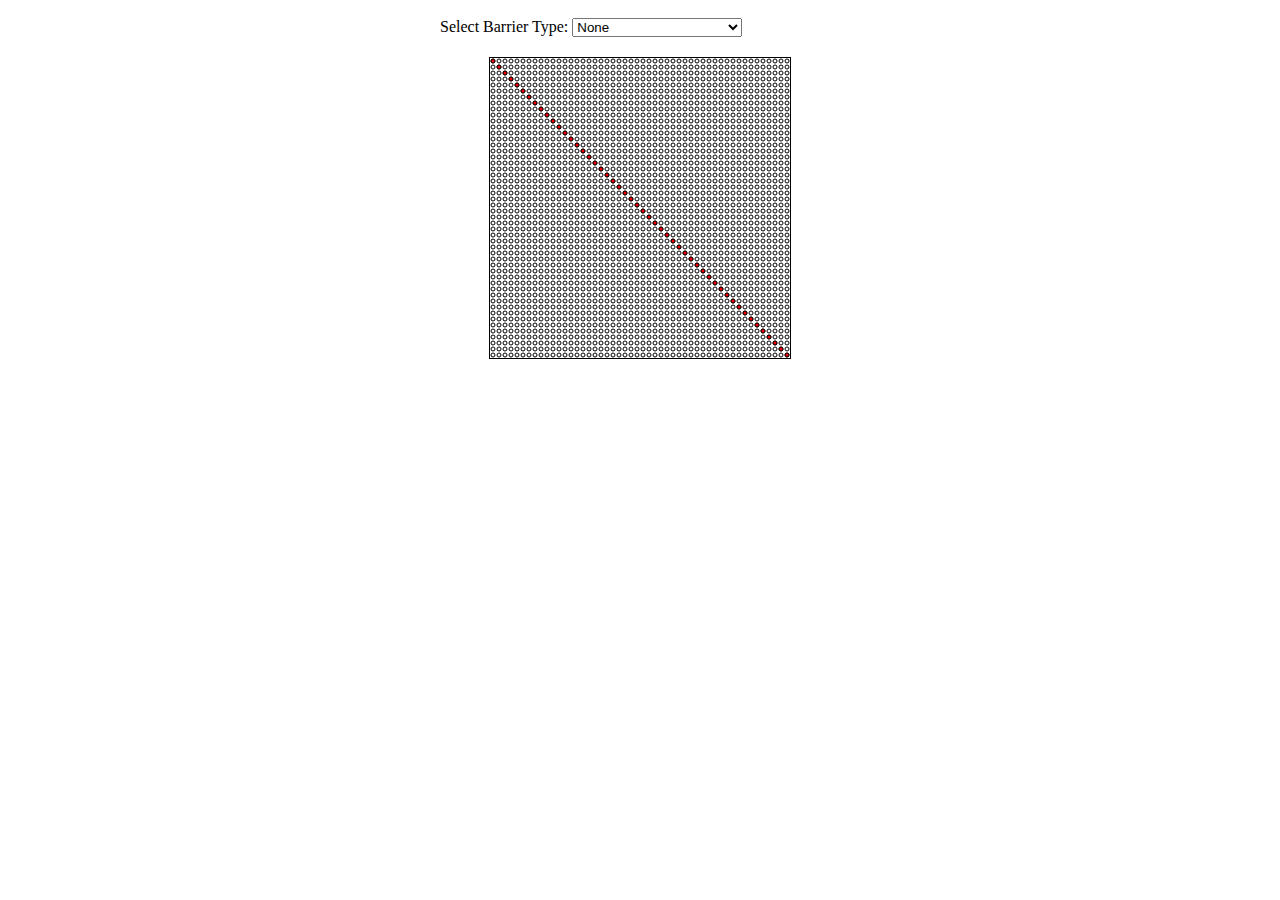
<file: dijkstra/index.html>
<!DOCTYPE html>
<html>
    <head lang="en">
        <meta charset="UTF-8">
        <title>Dijkstra</title>
        <link type="text/css" rel="stylesheet" href="css/dijkstra.css">
        <script src="js/dijkstra.js"></script>
    </head>
    <body>
        <div id="controls">
            <label>Select Barrier Type: </label>
            <select onchange="createGraph(this.value)">
                <option value="">None</option>
                <option value="rectangle">Rectangle</option>
                <option value="angle">Angle</option>
                <option value="slant">Slant</option>
            </select>
        </div>
        <div id="container">
        </div>
    </body>
</html>
</file>
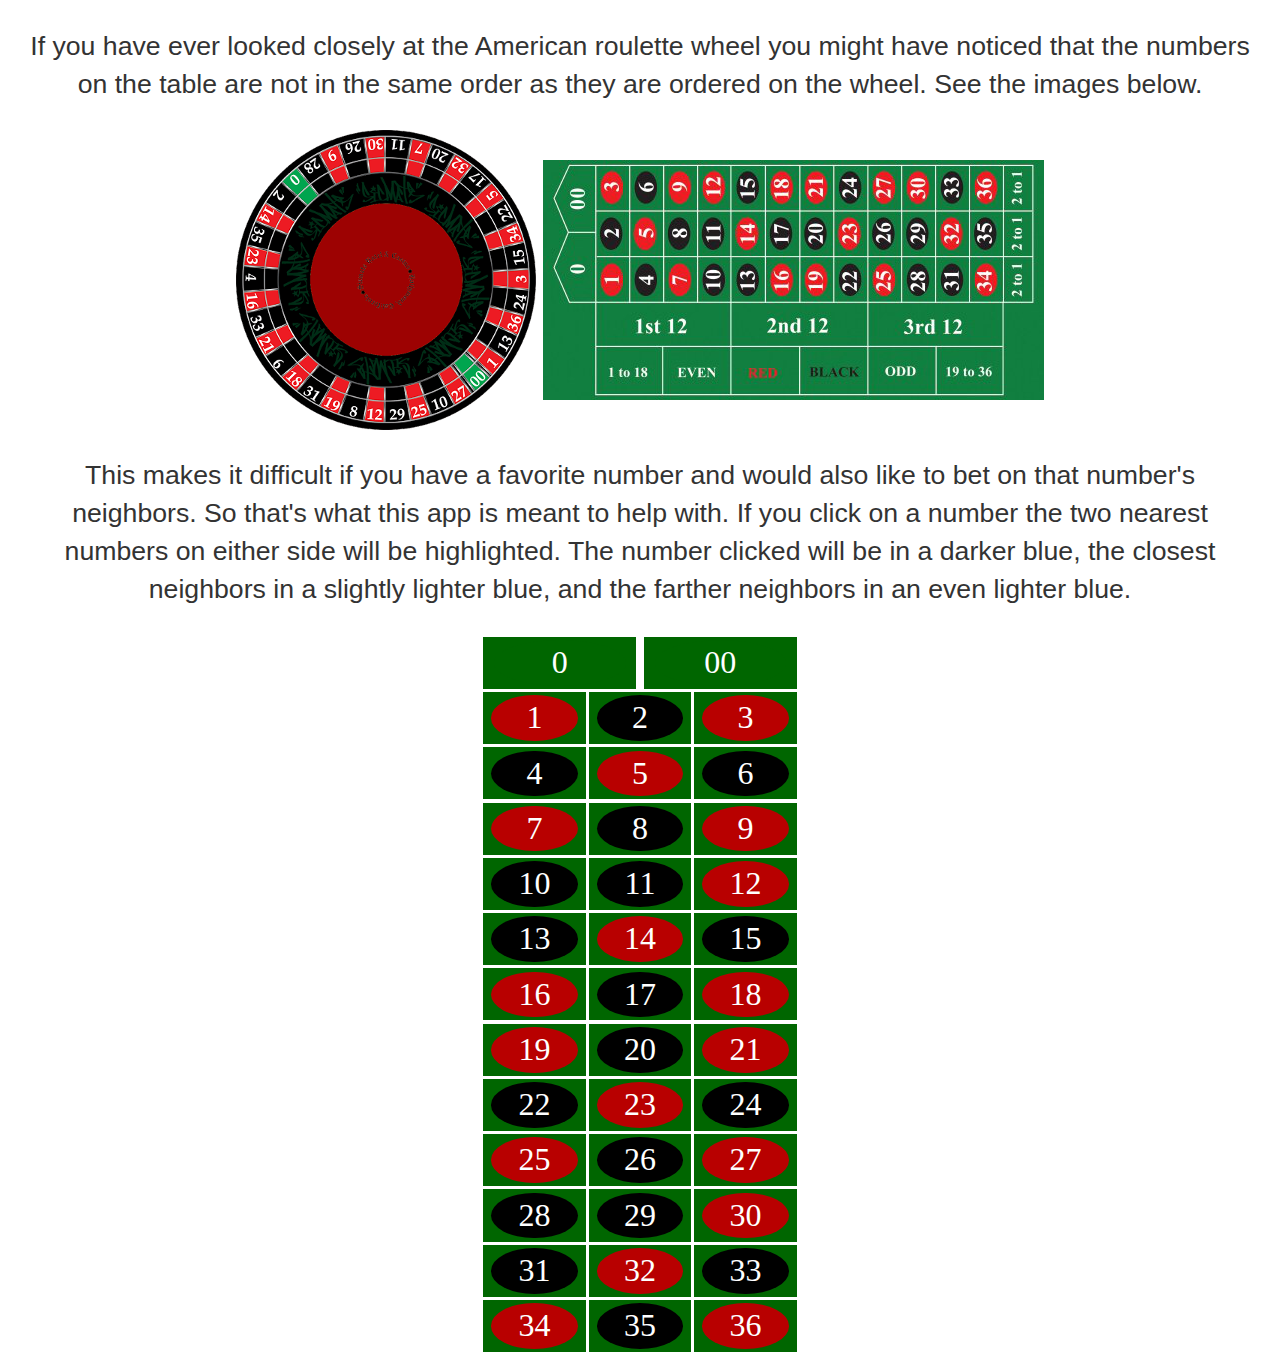
<file: roulettemodelapp/index.html>
<!doctype html> <html class="no-js"> <head> <meta charset="utf-8"> <title></title> <meta name="description" content=""> <meta name="viewport" content="width=device-width"> <!-- Place favicon.ico and apple-touch-icon.png in the root directory --> <link rel="stylesheet" href="styles/vendor.da54a376.css"> <link rel="stylesheet" href="styles/main.3b47d884.css">  <body ng-app="rouletteModelApp"> <!--[if lt IE 7]>
      <p class="browsehappy">You are using an <strong>outdated</strong> browser. Please <a href="http://browsehappy.com/">upgrade your browser</a> to improve your experience.</p>
    <![endif]--> <!-- Add your site or application content here --> <div> <div ng-view=""></div> </div> <!--[if lt IE 9]>
    <script src="scripts/oldieshim.76f279db.js"></script>
    <![endif]--> <script src="scripts/vendor.94417d11.js"></script> <script src="scripts/scripts.6dbcf600.js"></script>
</file>
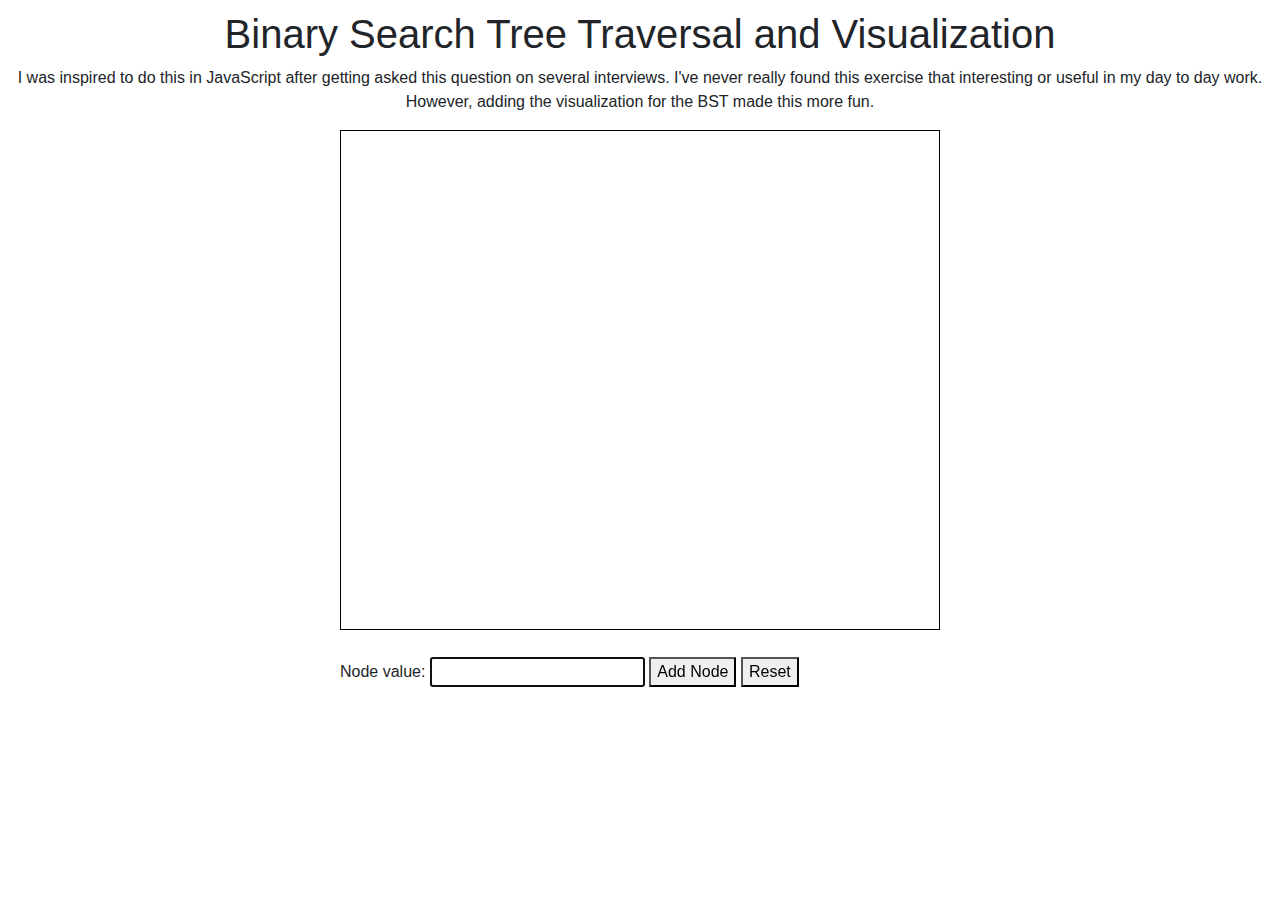
<file: binarysearchtree/BinarySearchTree.html>
<!DOCTYPE HTML>
<html>
    <head>
        <link rel="stylesheet" href="https://stackpath.bootstrapcdn.com/bootstrap/4.5.2/css/bootstrap.min.css" integrity="sha384-JcKb8q3iqJ61gNV9KGb8thSsNjpSL0n8PARn9HuZOnIxN0hoP+VmmDGMN5t9UJ0Z" crossorigin="anonymous">
        <link type="text/css" rel="stylesheet" href="./css/bst.css">
        <script src="./js/binary_search_tree.js"></script>
    </head>
    <body>
        <h1 class="text-center">Binary Search Tree Traversal and Visualization</h1>
        <p class="text-center">I was inspired to do this in JavaScript after getting asked this question on several interviews.  I've never really found this exercise that interesting or useful in my day to day work.  However, adding the visualization for the BST made this more fun.</p>
        <div id="container">
        </div>
        <div id="input-div">
            Node value: <input type="text" name="value" id="value" onkeypress="keyPress();">
            <button id="add-node" type="button" onclick="addNode();">Add Node</button>
            <button type="button" onclick="clearTree()">Reset</button>
        </div>
    </body>
</html>
</file>
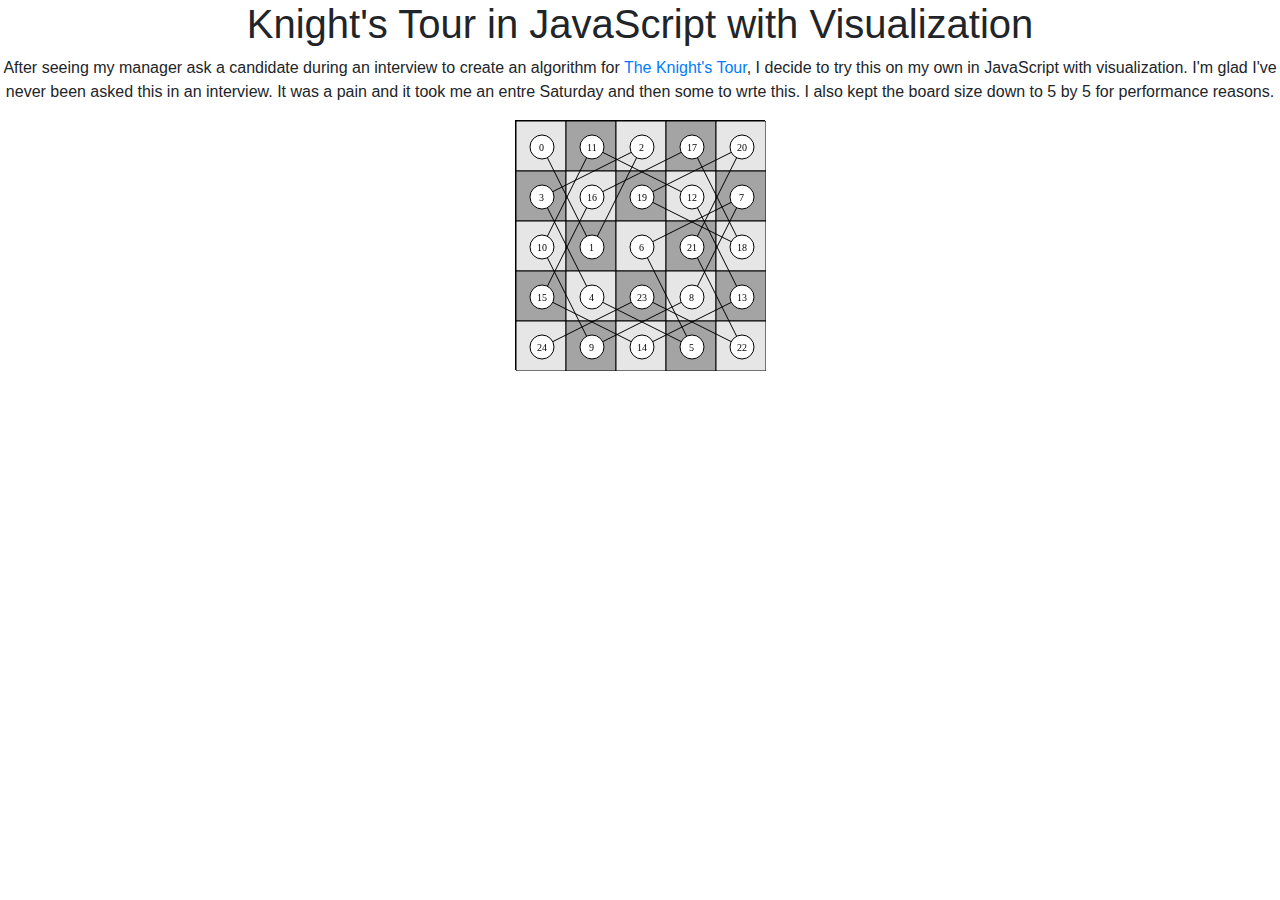
<file: knightstour/knightstour.html>
<!DOCTYPE html>
<html>
<head lang="en">
    <meta charset="UTF-8">
    <title>Knight's Tour</title>
    <link rel="stylesheet" href="https://stackpath.bootstrapcdn.com/bootstrap/4.5.2/css/bootstrap.min.css" integrity="sha384-JcKb8q3iqJ61gNV9KGb8thSsNjpSL0n8PARn9HuZOnIxN0hoP+VmmDGMN5t9UJ0Z" crossorigin="anonymous">
    <link type="text/css" rel="stylesheet" href="css/knightstour.css">
    <script src="./js/knightstour.js"></script>
</head>
<body>

</body>
    <h1 class="text-center">Knight's Tour in JavaScript with Visualization</h1>
    <p class="text-center">After seeing my manager ask a candidate during an interview to create an algorithm for <a href="https://en.wikipedia.org/wiki/Knight%27s_tour" target="_blank">The Knight's Tour</a>, I decide to try this on my own in JavaScript with visualization.  I'm glad I've never been asked this in an interview.  It was a pain and it took me an entre Saturday and then some to wrte this.  I also kept the board size down to 5 by 5 for performance reasons.</p>
    <div id="container">
    </div>
</html>
</file>
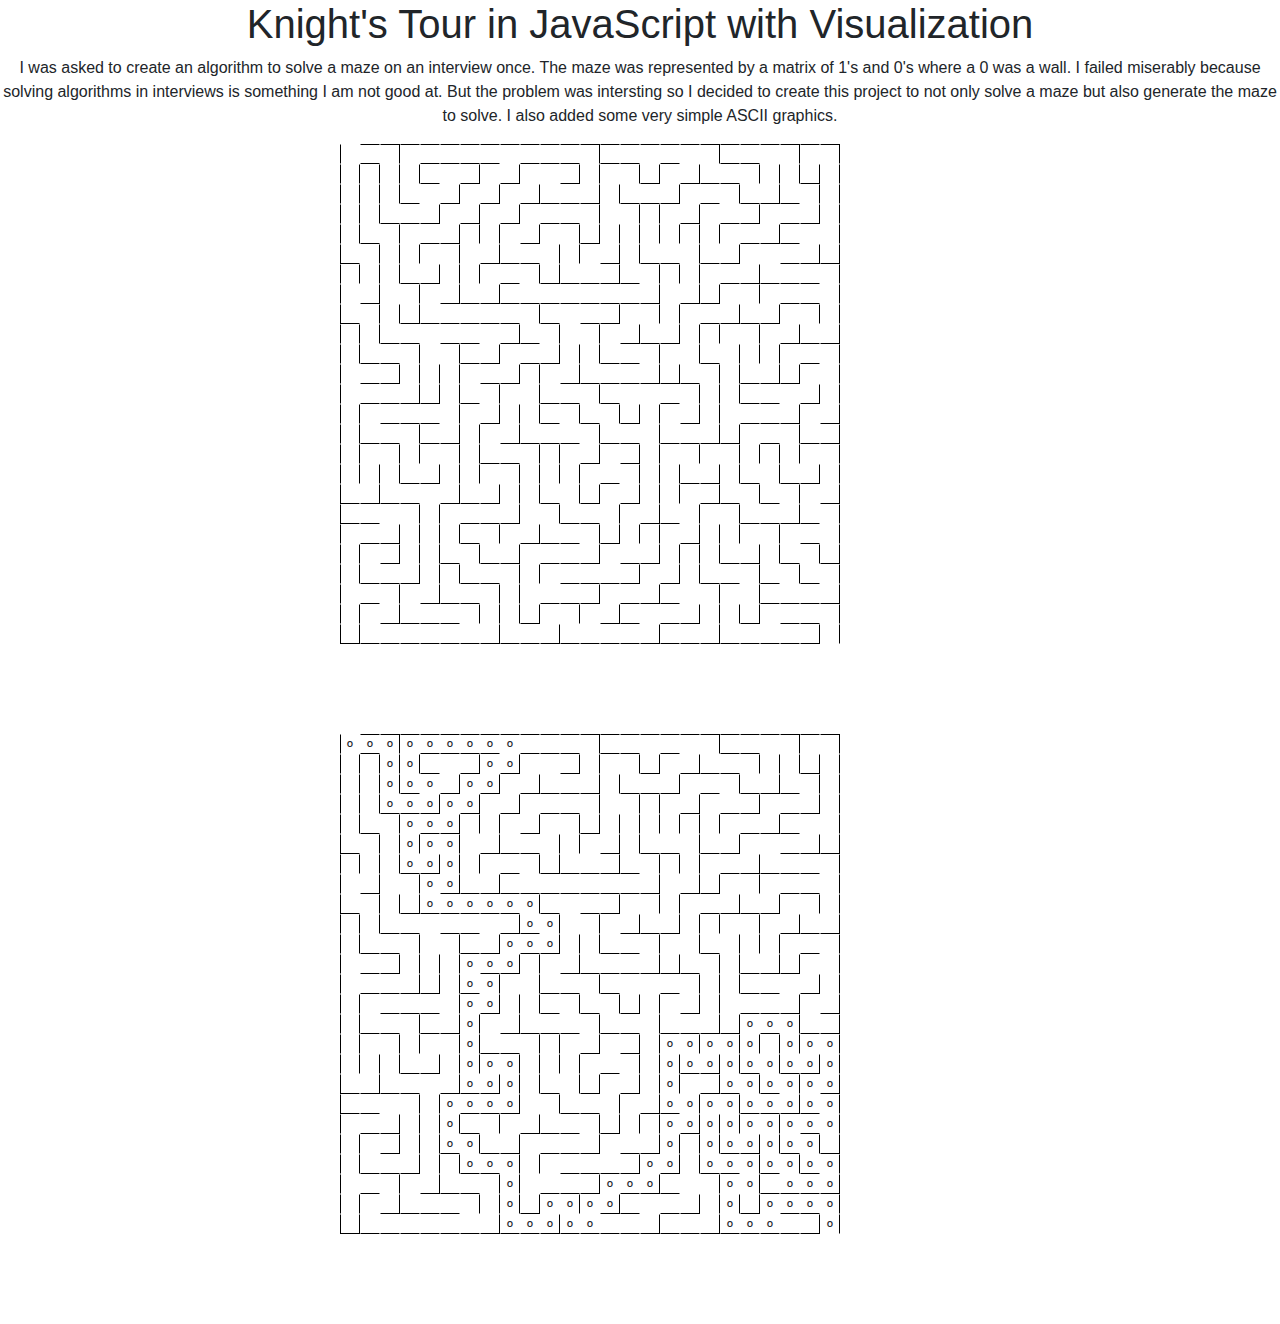
<file: mazecreatorsolver/MazeCreatorSolver.html>
<!DOCTYPE HTML>
<html>
    <head>
        <link rel="stylesheet" href="https://stackpath.bootstrapcdn.com/bootstrap/4.5.2/css/bootstrap.min.css" integrity="sha384-JcKb8q3iqJ61gNV9KGb8thSsNjpSL0n8PARn9HuZOnIxN0hoP+VmmDGMN5t9UJ0Z" crossorigin="anonymous">
        <link type="text/css" rel="stylesheet" href="./css/maze.css">
        <script src="./js/maze.js"></script>
    </head>
    <body>
        <h1 class="text-center">Knight's Tour in JavaScript with Visualization</h1>
        <p class="text-center">I was asked to create an algorithm to solve a maze on an interview once.  The maze was represented by a matrix of 1's and 0's where a 0 was a wall.  I failed miserably because solving algorithms in interviews is something I am not good at.  But the problem was intersting so I decided to create this project to not only solve a maze but also generate the maze to solve.  I also added some very simple ASCII graphics.</p>
        <div id="container">
            <script type="text/javascript">
                var creater = new MAZE.MazeCreatorSolver(25, 25);

                creater.createMaze();
                creater.solveMaze();
            </script>
        </div>
    </body>
</html>
</file>
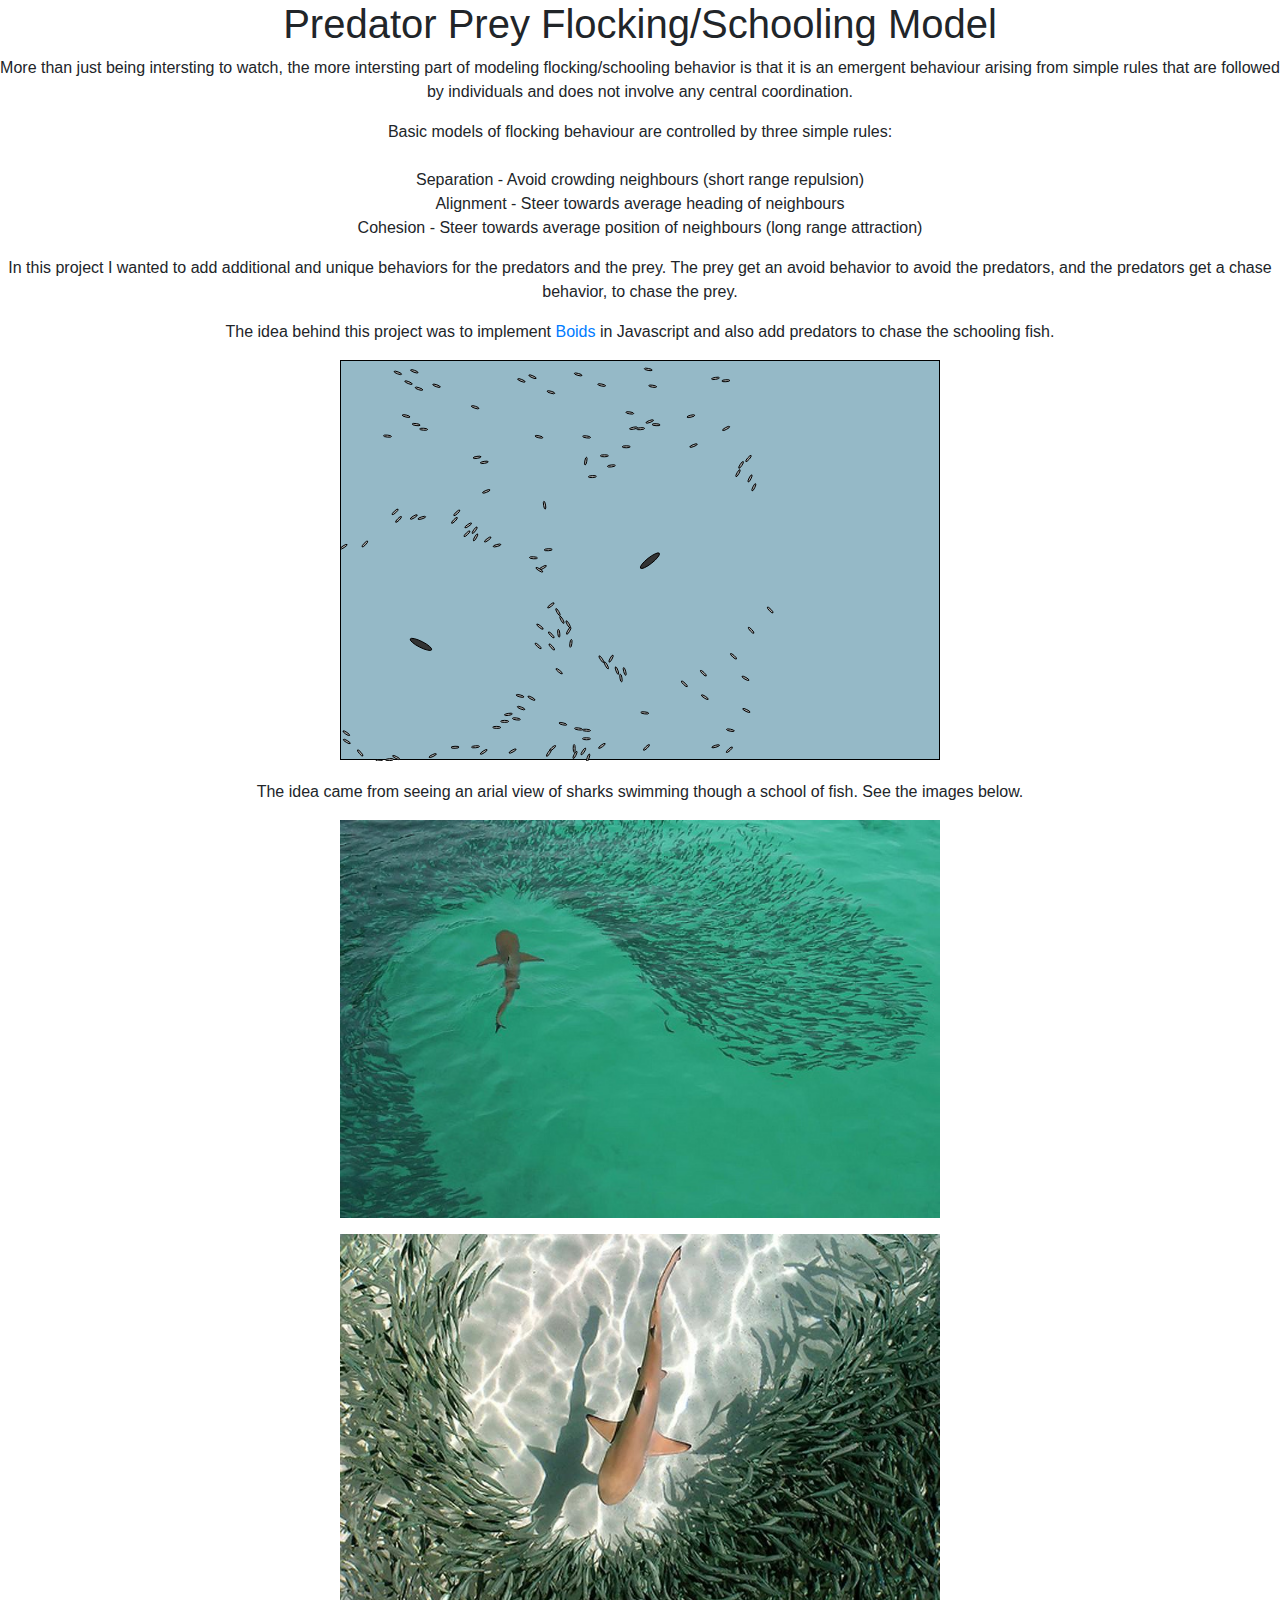
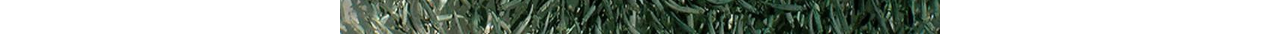
<file: predatorprey/PredatorPrey.html>
<!DOCTYPE HTML>
<html>
    <head>
        <link rel="stylesheet" href="https://stackpath.bootstrapcdn.com/bootstrap/4.5.2/css/bootstrap.min.css" integrity="sha384-JcKb8q3iqJ61gNV9KGb8thSsNjpSL0n8PARn9HuZOnIxN0hoP+VmmDGMN5t9UJ0Z" crossorigin="anonymous">
        <link type="text/css" rel="stylesheet" href="./css/predatorprey.css?v=1"></link>
        <script src="./js/predatorprey.js?v=1"></script>
    </head>
    <body>
        <h1 class="text-center">Predator Prey Flocking/Schooling Model</h1>
        <p class="text-center">
            More than just being intersting to watch, the more intersting part of modeling flocking/schooling behavior is that it is an emergent behaviour arising from simple rules that are followed by individuals and does not involve any central coordination.
        </p>
        <p class="text-center">
            Basic models of flocking behaviour are controlled by three simple rules:
            <br><br>
            Separation - Avoid crowding neighbours (short range repulsion)<br>
            Alignment - Steer towards average heading of neighbours<br>
            Cohesion - Steer towards average position of neighbours (long range attraction)<br>
        </p>
        <p class="text-center">
            In this project I wanted to add additional and unique behaviors for the predators and the prey. The prey get an avoid behavior to avoid the predators, and the predators get a chase behavior, to chase the prey.
        </p>
        <p class="text-center">The idea behind this project was to implement <a href="https://www.red3d.com/cwr/boids/" target="_blank">Boids</a> in Javascript and also add predators to chase the schooling fish.</p>
        <div id="container">
        </div>
        <p class="text-center">The idea came from seeing an arial view of sharks swimming though a school of fish. See the images below.</p>
        <p class="text-center"> 
            <img src="images/sharkfish1.jpg" width="600px"/>
        </p>
        <p class="text-center">
            <img src="images/sharkfish2.jpg" width="600px"/>
        </p>
    </body>
</html>
</file>
<file: dijkstra/css/dijkstra.css>
#controls {
    position: relative;
    display: block;
    margin-left: auto;
    margin-right: auto;
    width: 400px;
}

#controls select {
    width: 170px;
    margin-bottom: 20px;
    margin-top: 10px;
}

#container {
    position: relative;
    display: block;
    margin-left: auto;
    margin-right: auto;
    margin-bottom: 20px;
    width: 400px;
}


.kineticjs-content {
    display: block !important;
    border: 1px solid black;
    margin-left: auto;
    margin-right: auto;
}

canvas {
    position: relative !important;
    top: auto !important;
    left: auto !important;
    display: block !important;
    margin-left: auto !important;
    margin-right: auto !important;
}
</file>
<file: roulettemodelapp/styles/main.3b47d884.css>
.description {
    font-family: "Helvetica Neue",Arial,"Noto Sans",sans-serif,"Apple Color Emoji","Segoe UI Emoji","Segoe UI Symbol","Noto Color Emoji";
    font-size: smaller;
    align-content: center;
    text-align: center;
}

.description p {
    margin: 1em;
}

body{-webkit-touch-callout:none;-webkit-text-size-adjust:none;-webkit-user-select:none;height:100%;margin:0;padding:0;width:100%;font-family:"Times New Roman";font-size:xx-large}.table-row{width:10em;text-align:center;background-color:#fff;padding:.05em;margin-left:auto;margin-right:auto}.table-cel{background-color:#060;display:inline-block;padding:.1em;width:3.2em}.table-cel-top{background-color:#060;display:inline-block;padding:.1em;width:4.77em}.green{background-color:#060}.black{background-color:#000}.red{background-color:#b80000}.white-bg{background-color:#fff}.numbers{display:inline-block;text-align:center;width:100%;height:100%}.oval{color:#fff;width:90%;height:90%;border-radius:50%;margin:auto}.hover1{background-color:#00f}.hover2{background-color:#06c}.hover3{background-color:#9cf}.mar-left-1{margin-left:.1em}.mar-right-1{margin-right:.1em}
</file>
<file: binarysearchtree/css/bst.css>
body {
    margin: 10px;
    padding: 0px;
}

#description p {
    display: block;
    margin-left: auto;
    margin-right: auto;
    margin-top: 20px;
    margin-bottom: 20px;
    width: 600px;
}

#description a {
    display: block;
    margin-left: auto;
    margin-right: auto;
    margin-top: 10px;
    margin-bottom: 10px;
    width: 600px;
}

#input-div {
    margin-top: 10px;
    position: relative;
    display: block;
    margin-left: auto;
    margin-right: auto;
    margin-bottom: 20px;
    width: 600px;
}

#container {
    position: relative;
    display: block;
    margin-left: auto;
    margin-right: auto;
    margin-bottom: 20px;
    width: 600px;
}


.kineticjs-content {
    border: 1px solid black;
    margin-left: auto;
    margin-right: auto;
}

canvas {
    position: relative !important;
    top: auto !important;
    left: auto !important;
    display: block !important;
    margin-left: auto !important;
    margin-right: auto !important;
}
</file>
<file: knightstour/css/knightstour.css>
#container {
    position: relative;
    display: block;
    margin-left: auto;
    margin-right: auto;
    margin-bottom: 20px;
    width: 400px;
}


.kineticjs-content {
    display: block !important;
    border: 1px solid black;
    margin-left: auto;
    margin-right: auto;
}

canvas {
    position: relative !important;
    top: auto !important;
    left: auto !important;
    display: block !important;
    margin-left: auto !important;
    margin-right: auto !important;
}
</file>
<file: mazecreatorsolver/css/maze.css>
body {
    margin: 0px;
    padding: 0px;
}

#description p {
    display: block;
    margin-left: auto;
    margin-right: auto;
    margin-top: 20px;
    margin-bottom: 20px;
    width: 600px;
}

#description a {
    display: block;
    margin-left: auto;
    margin-right: auto;
    margin-top: 10px;
    margin-bottom: 10px;
    width: 600px;
}

#solved {
    display: block;
    margin-left: auto;
    margin-right: auto;
    margin-top: 10px;
    margin-bottom: 10px;
    width: 600px;
    height: 580px;
}

#unsolved {
    display: block;
    margin-left: auto;
    margin-right: auto;
    margin-top: 10px;
    margin-bottom: 10px;
    width: 600px;
    height: 580px;
}

.cell {
    text-align: center;
    width: 20px;
    height: 20px;
    float: left;
    border: 1px solid #000000;
}

.right-off {
    border-right-color: #FFFFFF;
}

.left-off {
    border-left-color: #FFFFFF;
}

.top-off {
    border-top-color: #FFFFFF;
}

.bottom-off {
    border-bottom-color: #FFFFFF;
}

.left-wall {
    clear:left;
}
</file>
<file: predatorprey/css/predatorprey.css>
body {
    margin: 0px;
    padding: 0px;
}

.kineticjs-content {
    display: block !important;
    border: 1px solid #000000;
    background: #95B9C7;
    margin-left: auto;
    margin-right: auto;
}

#description img {
    display: block;
    border: 1px solid #000000;
    margin-left: auto;
    margin-right: auto;
    margin-top: 5px;
    margin-bottom: 5px;
    width: 600px;
}

#description p {
    display: block;
    margin-left: auto;
    margin-right: auto;
    margin-top: 20px;
    margin-bottom: 20px;
    width: 600px;
}

#description a {
    display: block;
    margin-left: auto;
    margin-right: auto;
    margin-top: 10px;
    margin-bottom: 10px;
    width: 600px;
}

#container {
    position: relative;
    display: block;
    margin-left: auto;
    margin-right: auto;
    margin-bottom: 20px;
}

canvas {
    position: relative !important;
    top: auto !important;
    left: auto !important;
    display: block !important;
    margin-left: auto !important;
    margin-right: auto !important;
}
</file>
